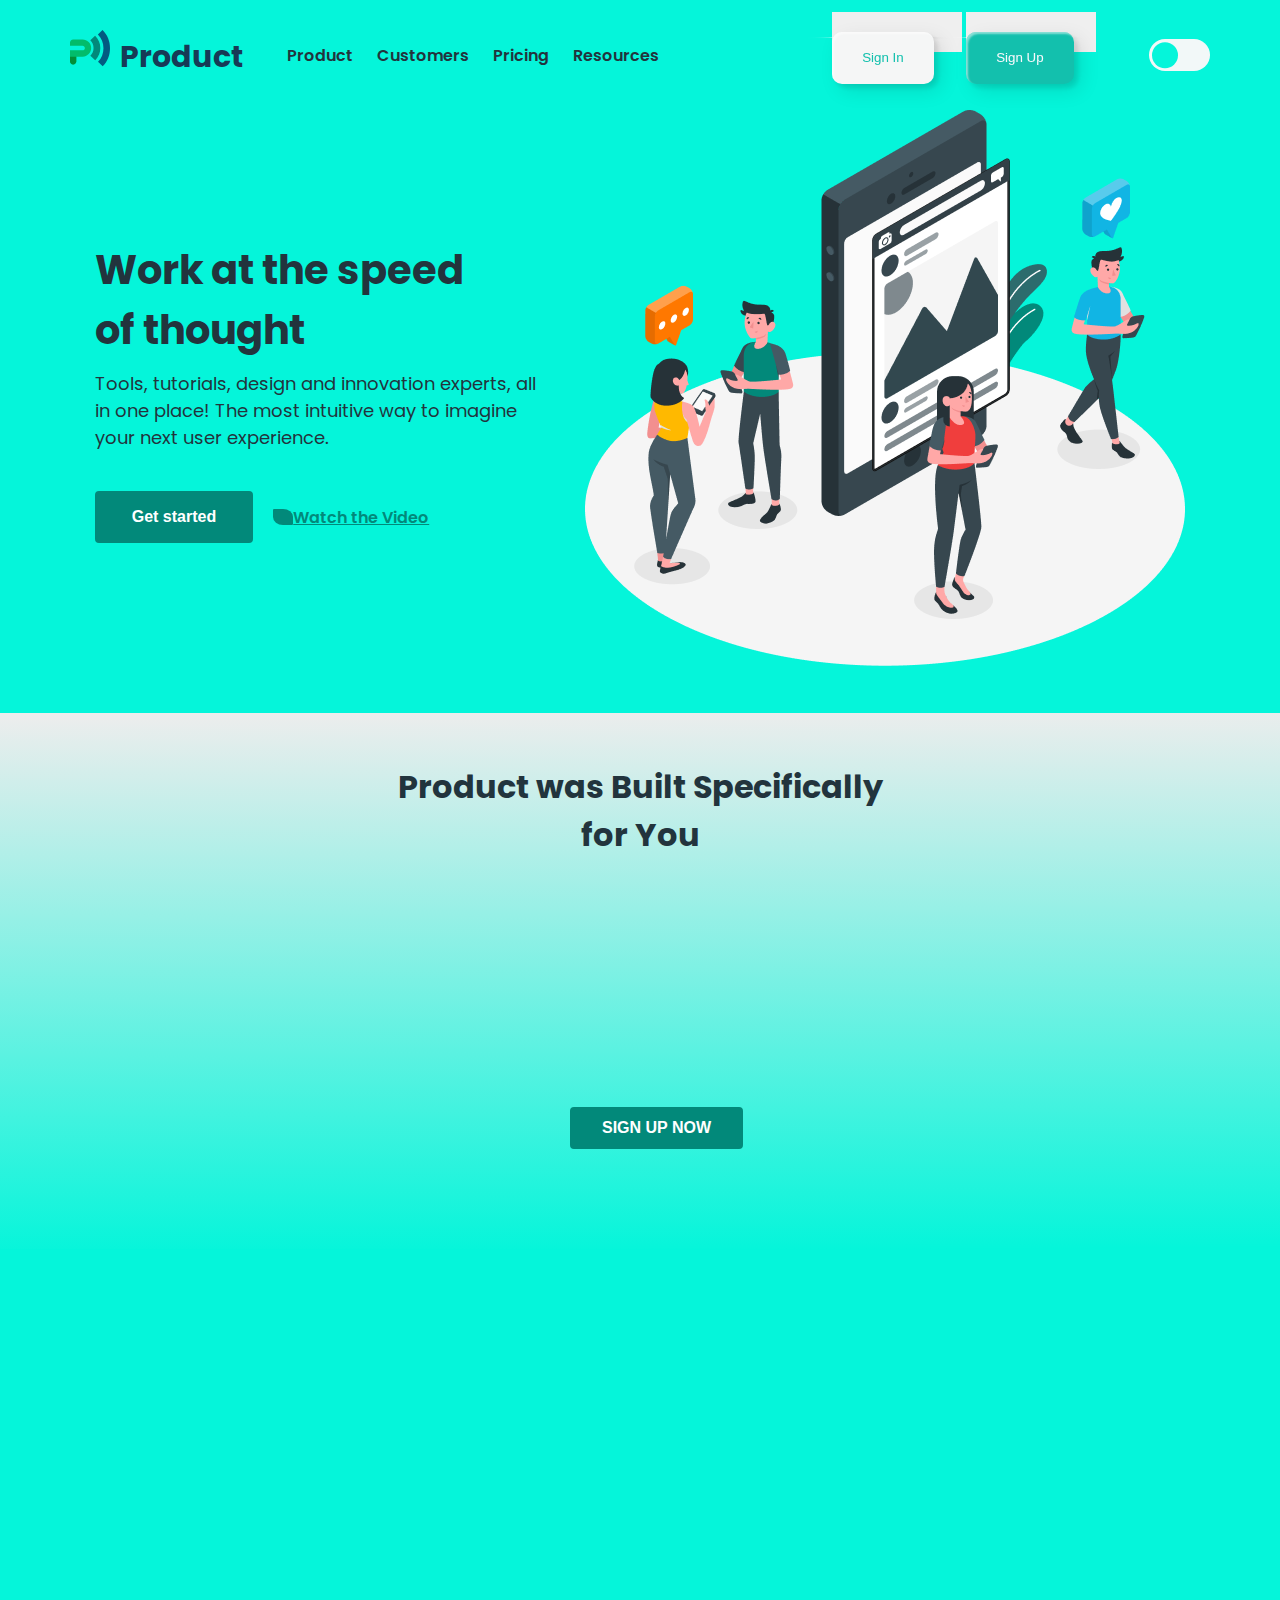
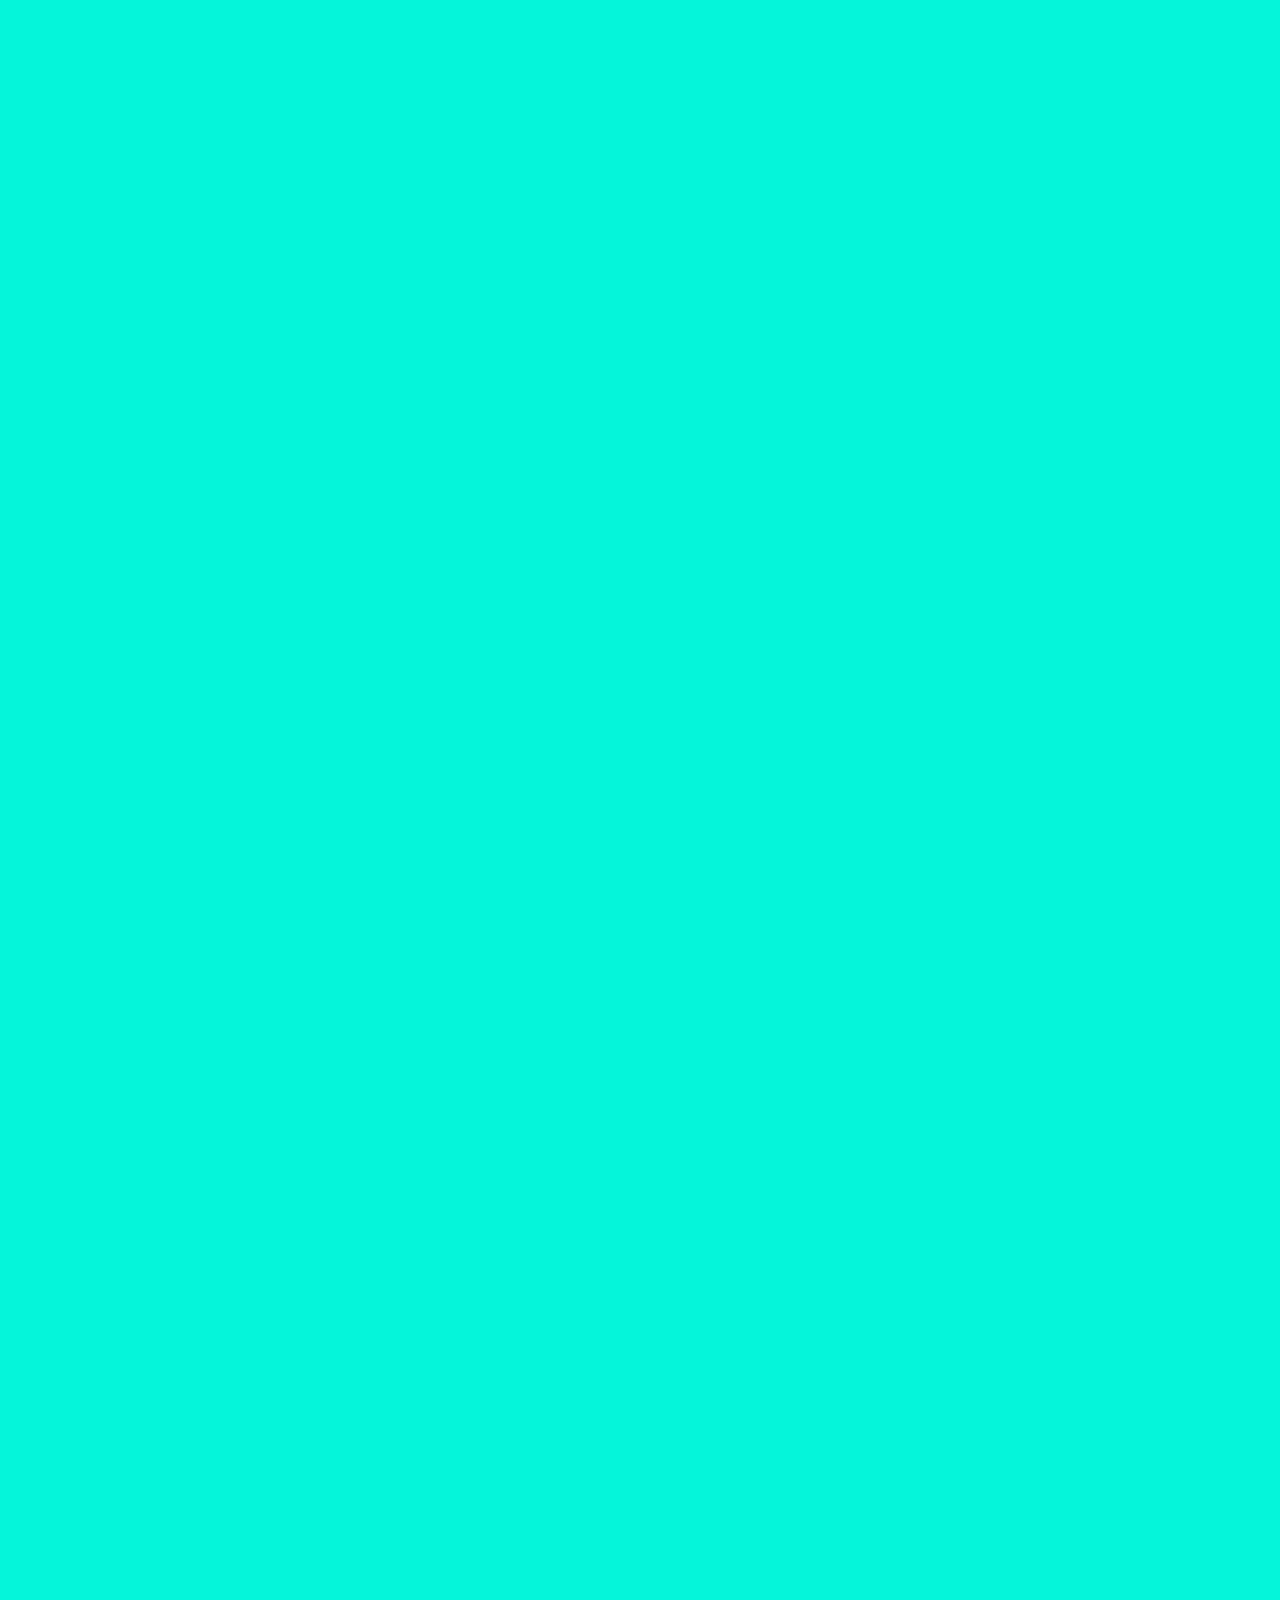
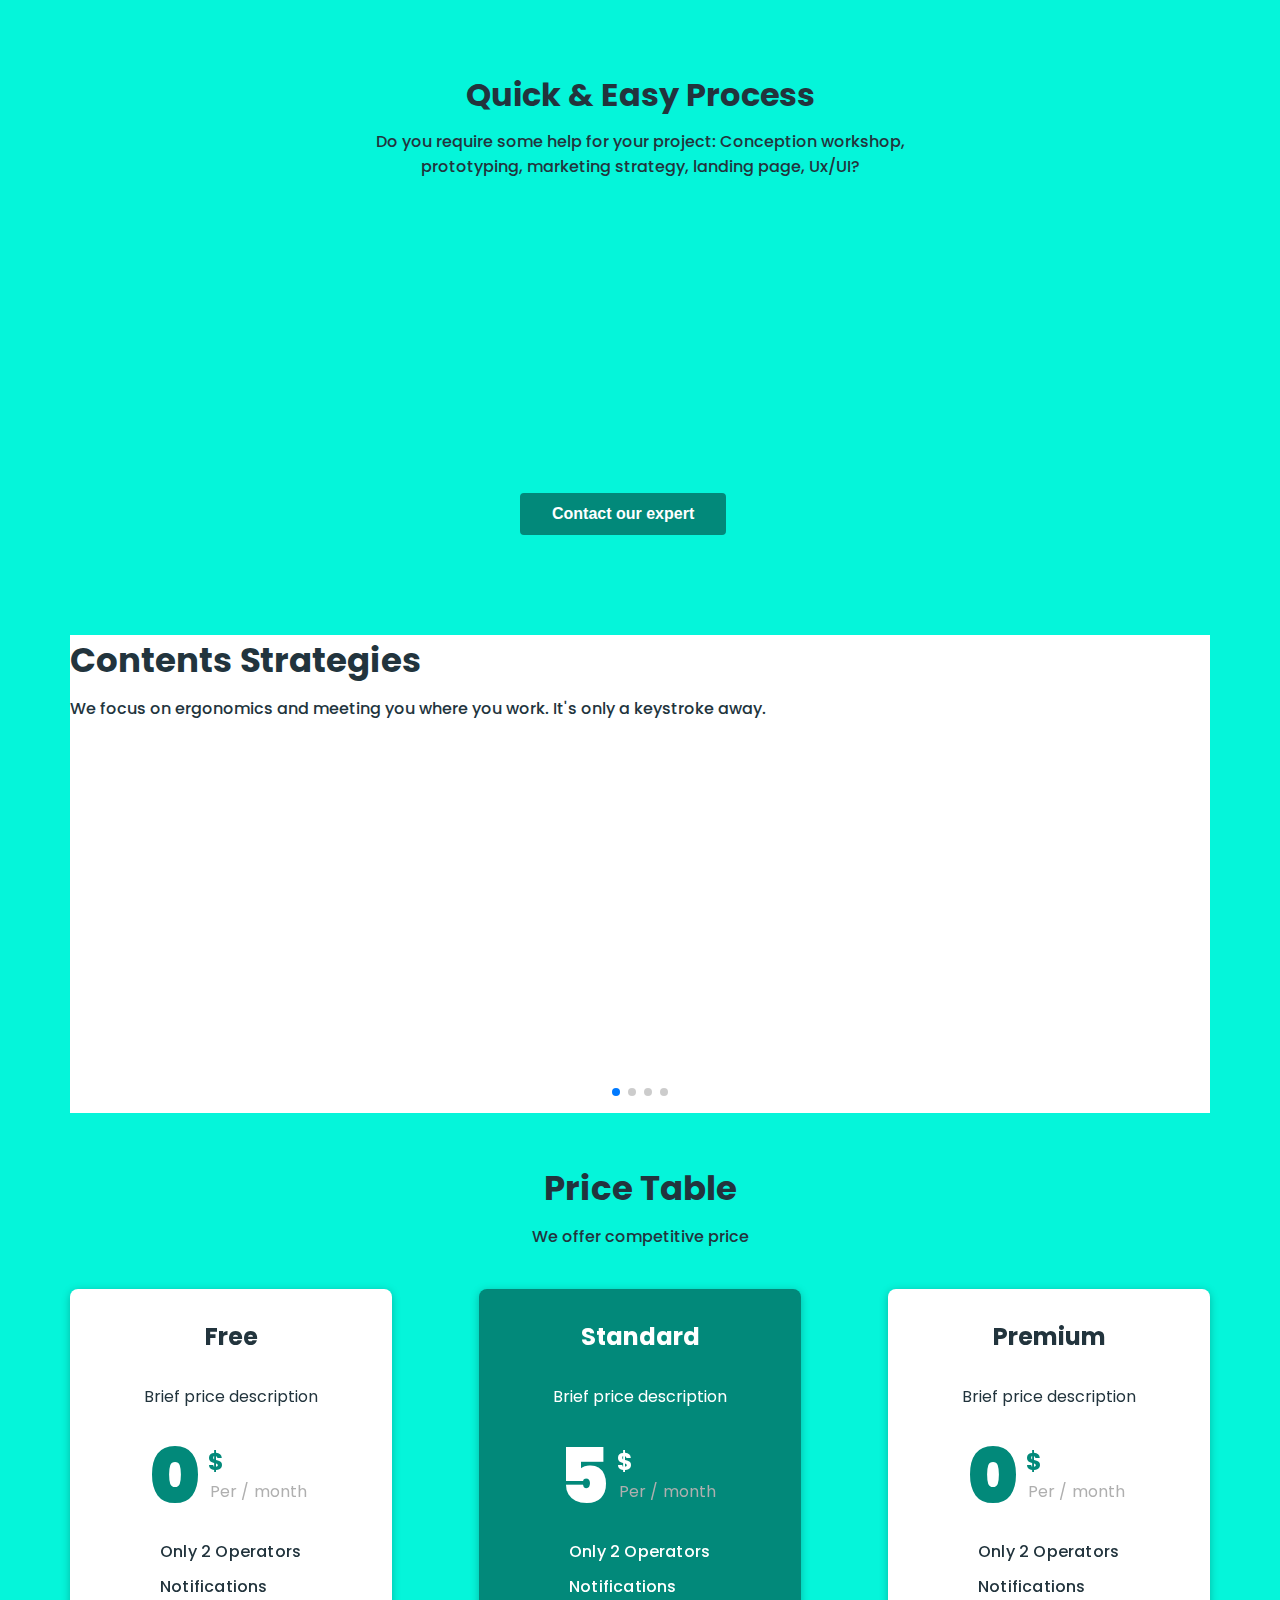
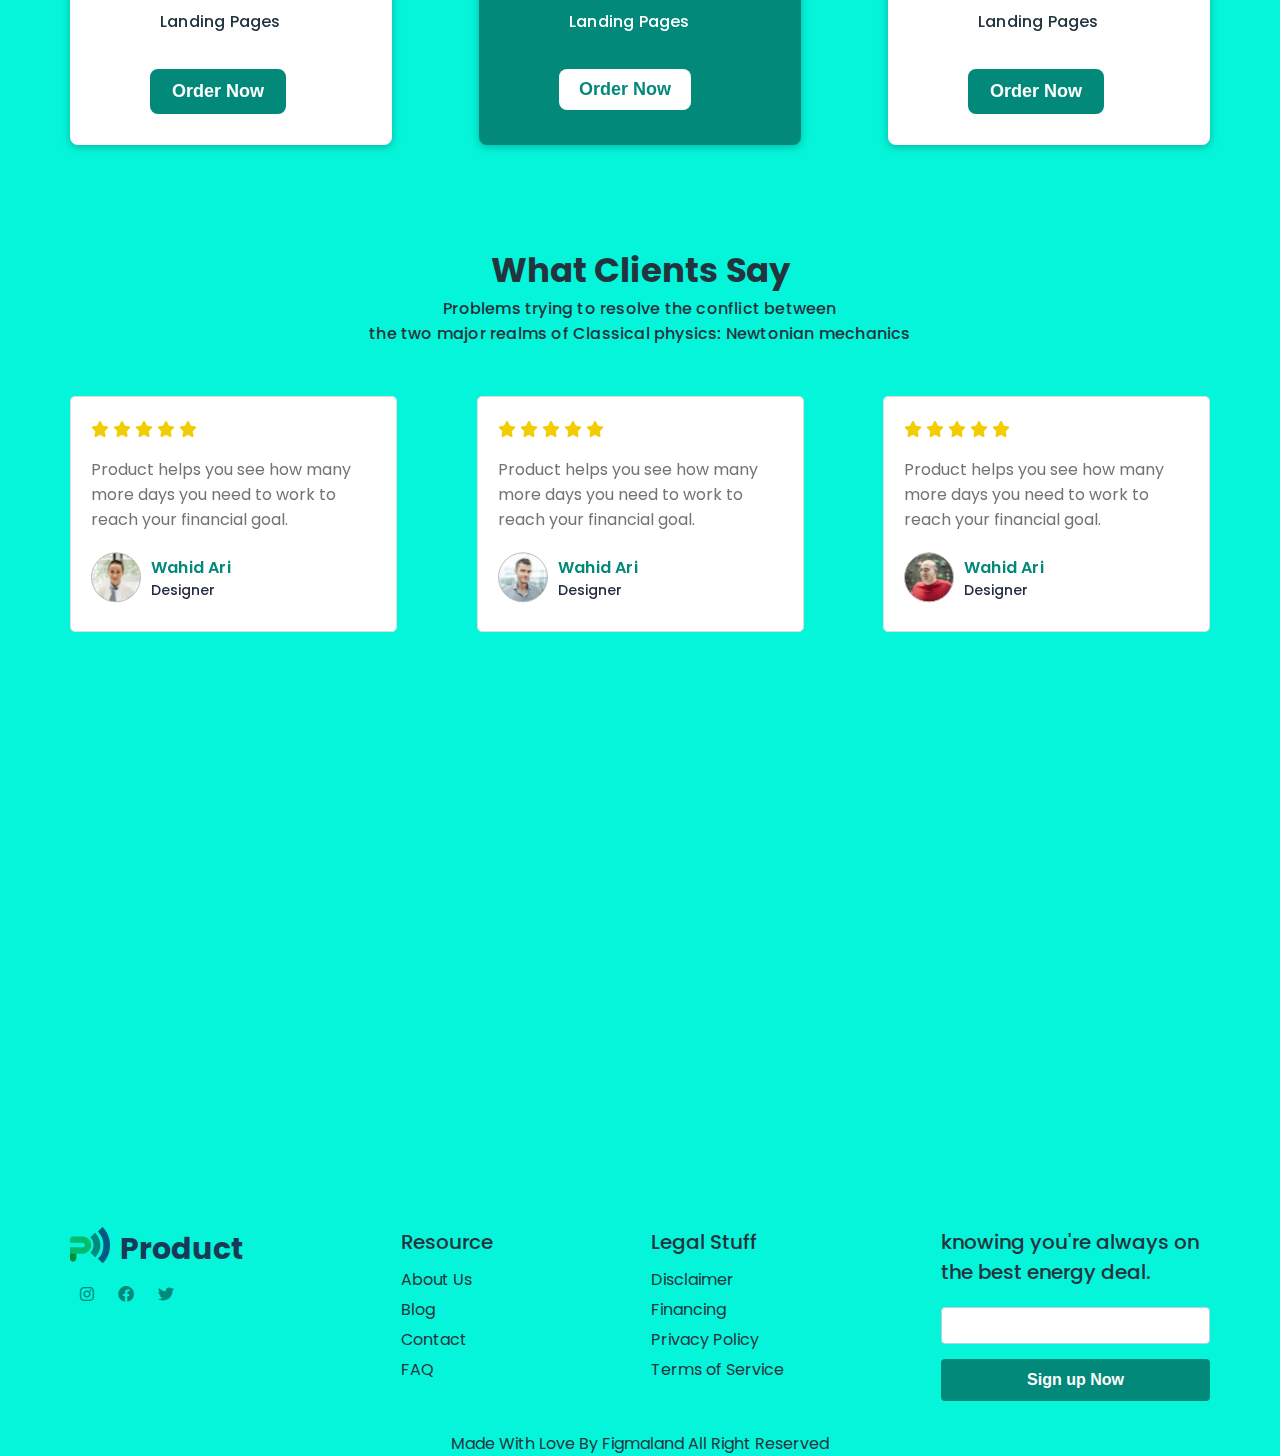
<file: index.html>
<!doctype html>
<html lang="en">
<head>
    <meta charset="UTF-8">
    <meta name="viewport" content="width=device-width, user-scalable=no, initial-scale=1.0, maximum-scale=1.0, minimum-scale=1.0">
    <meta http-equiv="X-UA-Compatible" content="ie=edge">
    <title>Product</title>
    <link rel="shortcut icon" type="image/png" href="./img/logo.svg">
    <link href="https://unpkg.com/aos@2.3.1/dist/aos.css" rel="stylesheet">
    <link rel="stylesheet" href="css/style.css">
    <link rel="stylesheet" href="css/all.css">
    <link rel="stylesheet" href="https://unpkg.com/swiper@8/swiper-bundle.min.css"/>
    <link rel="stylesheet" href="css/media.css">
    <link rel="stylesheet" href="reset.scss">
</head>
<body>
<header id="header">
    <div class="container">
        <div class="header-general">
            <div class="header-general__wrapper">
            <a href="#header">
                <div>
                    <img src="./img/logo.svg" alt="">
                </div>
                <h1 class="header-general__wrapper__logo">Product</h1>
            </a>
            </div>
            <input type="checkbox" id="toggler">
            <label for="toggler" class="header-general__label">
                <a href="#"><i class="fa-solid fa-bars"></i></a>
            </label>
            <div class="header-general__block">
<!--                <ul class="header-general__block__list">-->
                  <a href="#about" class="header-general__block__nav">Product</a>
                  <a href="#say" class="header-general__block__nav">Customers</a>
                    <a href="#table" class="header-general__block__nav">Pricing</a>
                  <a href="#customer" class="header-general__block__nav">Resources</a>
                    <div class="header-general__block__line"></div>
<!--                </ul>-->
            </div>

            <div class="frame">
                <a href="index2.html">
                    <button class="custom-btn btn-13"><span>Click!</span><span>Sign In</span></button>
                    <button class="custom-btn btn-12"><span>Click!</span><span>Sign Up</span></button>
                </a>
            </div>
            <label class="switch">
                <input class="switch__input" type="checkbox" data-theme-toggle>
                <span class="switch__slider"></span>
            </label>
        </div>
    </div>
</header>
<section id="hero">
    <div class="container">
        <div class="hero-general">
            <div>
                <h1 class="hero-general__title">Work at the speed <br>
                    of thought</h1>
                <p class="hero-general__desc">Tools, tutorials, design and innovation experts, all <br>
                    in one place! The most intuitive way to imagine <br>
                    your next user experience.</p>
                <div class="hero-general__block">
                    <button class="hero-general__block__btn">Get started</button>
                    <div class="hero-general__block__line"></div>
                    <a href=https://youtu.be/jJG7WiDsiiw>
                        <h1 class="hero-general__block__title1">Watch the Video</h1>
                    </a>
                </div>
            </div>
            <div>
                <img src="./img/amico.png" alt="">
            </div>
        </div>
    </div>
</section>
<section id="about">
    <div class="container">
        <div class="about-general">
            <h1 class="about-general__title">Product was Built Specifically <br>
                for You</h1>
            <div class="about-general__block">
                <div data-aos="fade-right"  class="about-general__block__1">
                    <a href="#" class="about-general__block__1__blocks">
                        <svg width="11" height="17" viewBox="0 0 11 17" fill="none" xmlns="http://www.w3.org/2000/svg">
                            <path d="M10.1161 9.42829L0.973214 0.285435C0.866071 0.169363 0.723214 0.115791 0.571429 0.115791C0.5 0.115791 0.419643 0.133649 0.357143 0.160435C0.142857 0.249721 0 0.455077 0 0.687221V14.1158C0 14.3479 0.142857 14.5533 0.357143 14.6426C0.419643 14.6694 0.5 14.6872 0.571429 14.6872C0.723214 14.6872 0.866071 14.6247 0.973214 14.5176L3.75893 11.7319L5.46429 15.7676C5.58929 16.0533 5.91964 16.1961 6.21429 16.0711L7.79464 15.4015C8.08036 15.2765 8.22322 14.9461 8.09822 14.6515L6.30357 10.4015H9.71429C9.94643 10.4015 10.1518 10.2586 10.2411 10.0444C10.3304 9.83901 10.2857 9.58901 10.1161 9.42829Z"
                                  fill="white"/>
                        </svg>
                    </a>
                    <h1 class="about-general__block__1__title1">First click tests</h1>
                    <p class="about-general__block__1__desc">While most people enjoy <br>
                        casino gambling.</p>
                </div>
                <div data-aos="fade-right"  class="about-general__block__1">
                    <a href="#" class="about-general__block__1__blocks1">
                        <svg width="18" height="14" viewBox="0 0 18 14" fill="none" xmlns="http://www.w3.org/2000/svg">
                            <path d="M9.48214 5.47293L10.6518 6.01758L12.3929 5.49972V4.28543C12.3929 2.22293 10.6518 0.571149 8.57143 0.571149C6.5 0.571149 4.75 2.21401 4.75 4.25865V9.79436C4.75 10.3033 4.33929 10.7051 3.83929 10.7051C3.33929 10.7051 2.92857 10.3033 2.92857 9.79436V7.45508H0C0 9.80329 0 9.83008 0 9.83008C0 11.9461 1.71429 13.6604 3.83036 13.6604C5.92857 13.6604 7.66071 11.9729 7.66071 9.88365V4.41936C7.66071 3.91936 8.07143 3.50865 8.57143 3.50865C9.07143 3.50865 9.48214 3.91936 9.48214 4.41936V5.47293ZM14.2143 7.45508V9.91044C14.2143 10.4104 13.8036 10.8122 13.3036 10.8122C12.8036 10.8122 12.3929 10.4104 12.3929 9.91044V7.49972L10.6518 8.01758L9.48214 7.47294V9.86579C9.48214 11.964 11.2054 13.6604 13.3125 13.6604C15.4286 13.6604 17.1429 11.9461 17.1429 9.83008C17.1429 9.83008 17.1429 9.80329 17.1429 7.45508H14.2143Z"
                                  fill="white"/>
                        </svg>

                    </a>
                    <h1 class="about-general__block__1__title1">Design surveys</h1>
                    <p class="about-general__block__1__desc">Sports betting, lottery and <br>
                        bingo playing for the fun</p>
                </div>
                <div data-aos="fade-left"  class="about-general__block__1">
                        <a href="#" class="about-general__block__1__blocks2">
                            <svg width="16" height="14" viewBox="0 0 16 14" fill="none" xmlns="http://www.w3.org/2000/svg">
                                <path d="M8 13.9729C8.14286 13.9729 8.28572 13.9194 8.39286 13.8122L13.9554 8.45508C14.0357 8.37472 16 6.58008 16 4.43722C16 1.82115 14.4018 0.258649 11.7321 0.258649C10.1696 0.258649 8.70536 1.49079 8 2.18722C7.29464 1.49079 5.83036 0.258649 4.26786 0.258649C1.59821 0.258649 0 1.82115 0 4.43722C0 6.58008 1.96429 8.37472 2.03571 8.43722L7.60714 13.8122C7.71429 13.9194 7.85714 13.9729 8 13.9729Z"
                                      fill="white"/>
                            </svg>
                        </a>
                        <h1 class="about-general__block__1__title1">Preference tests</h1>
                        <p class="about-general__block__1__desc">The Myspace page defines <br>
                            the individual.</p>
                    </div>
                <div data-aos="fade-left"  class="about-general__block__1">
                        <a href="#" class="about-general__block__1__blocks3">
                            <svg width="14" height="17" viewBox="0 0 14 17" fill="none" xmlns="http://www.w3.org/2000/svg">
                                <path d="M12.5714 1.25865H13.4286C13.5893 1.25865 13.7143 1.13365 13.7143 0.972935V0.401506C13.7143 0.240792 13.5893 0.115791 13.4286 0.115791H0.285714C0.125 0.115791 0 0.240792 0 0.401506V0.972935C0 1.13365 0.125 1.25865 0.285714 1.25865H1.14286C1.14286 4.56222 2.72321 6.95508 4.47321 8.11579C2.72321 9.27651 1.14286 11.6694 1.14286 14.9729H0.285714C0.125 14.9729 0 15.0979 0 15.2586V15.8301C0 15.9908 0.125 16.1158 0.285714 16.1158H13.4286C13.5893 16.1158 13.7143 15.9908 13.7143 15.8301V15.2586C13.7143 15.0979 13.5893 14.9729 13.4286 14.9729H12.5714C12.5714 11.6694 10.9911 9.27651 9.24107 8.11579C10.9911 6.95508 12.5714 4.56222 12.5714 1.25865ZM11.4286 1.25865C11.4286 2.56222 11.1339 3.71401 10.6696 4.68722H3.04464C2.58036 3.71401 2.28571 2.56222 2.28571 1.25865H11.4286ZM10.9196 12.1158H2.79464C3.45536 10.3926 4.64286 9.16936 5.83036 8.68722H7.88393C9.07143 9.16936 10.2589 10.3926 10.9196 12.1158Z"
                                      fill="white"/>
                            </svg>
                        </a>
                        <h1 class="about-general__block__1__title1">Five second tests</h1>
                        <p class="about-general__block__1__desc">Personal choices and the <br>
                            overall personality of the <br>
                            person. </p>
                    </div>
                </div>
            <button class="about-general__btn">SIGN UP NOW</button>
        </div>
    </div>
</section>
<section id="management">
    <div class="container">
        <div class="management-general">
            <div data-aos="fade-right">
                <h1 class="management-general__title">Effortless Validation for</h1>
                <h1 class="management-general__title1">Management</h1>
                <p class="management-general__desc">The Myspace page defines the individual, his or her <br>
                    characteristics, traits, personal choices and the overall
                    <br> personality of the person. </p>
                <h1 class="management-general__title2">Accessory makers</h1>
                <p class="management-general__desc1">While most people enjoy casino gambling, sports betting, <br>
                    lottery and bingo playing for the fun</p>
                <h1 class="management-general__title2">Alterationists</h1>
                <p class="management-general__desc1">If you are looking for a new way to promote your business <br>
                    that won’t cost you more money, </p>
            </div>
            <div  data-aos="fade-left" >
                <img src="./img/amico1.png" alt="">
            </div>
        </div>
    </div>
</section>
<section id="customer">
    <div class="container">
        <div class="customer-general">
            <div data-aos="fade-down-right">
                <img src="./img/amico2.png" alt="">
            </div>
            <div data-aos="fade-down-left">
                <h1 class="customer-general__title">Easier decision making for</h1>
                <h1 class="customer-general__title1">Customer Support</h1>
                <p class="customer-general__desc">The Myspace page defines the individual, his or her <br>
                    characteristics, traits, personal choices and the overall
                    <br>personality of the person. </p>
                <div class="customer-general__block">
                    <a href="#" class="customer-general__block__icon">
                        <i class="fa-solid fa-check"></i>
                    </a>
                    <a href="#" class="customer-general__block__icon1">
                        <i class="fa-solid fa-check"></i>
                    </a>
                    <a href="#" class="customer-general__block__icon2">
                        <i class="fa-solid fa-check"></i>
                    </a>
                </div>
                <div class="customer-general__description">
                    <p class="customer-general__description__desc">Never worry about overpaying for your <br> energy
                        again. </p>
                    <p class="customer-general__description__desc">We will only switch you to energy companies <br>
                        that we trust and will treat you right</p>
                    <p class="customer-general__description__desc">We track the markets daily and know where the <br>
                        savings are. </p>
                </div>
            </div>
        </div>
    </div>
</section>
<section id="collaborative">
    <div class="container">
        <div class="collaborative-general">
            <div data-aos="fade-up-right">
                <h1 class="collaborative-general__title">Optimisation for</h1>
                <h1 class="collaborative-general__title1">Collaborative</h1>
                <p class="collaborative-general__desc">Few would argue that, despite the advancements of <br>
                    feminism over the past three decades, women still face a <br>
                    double standard when it comes to their behavior.</p>
                <h1 class="collaborative-general__title2">Accessory makers</h1>
                <p class="collaborative-general__desc1">While most people enjoy casino gambling, sports betting, <br>
                    lottery and bingo playing for the fun</p>
                <h1 class="collaborative-general__title2">Alterationists</h1>
                <p class="collaborative-general__desc1">If you are looking for a new way to promote your business <br>
                    that won’t cost you more money, </p>
            </div>
            <div data-aos="fade-up-left">
                <img src="./img/amico1.png" alt="">
            </div>
        </div>
    </div>
</section>
<section id="easy">
    <div class="container">
        <div class="easy-general">
            <h1 class="easy-general__title">Quick & Easy Process</h1>
            <p class="easy-general__desc">Do you require some help for your project: Conception workshop, <br>
                prototyping, marketing strategy, landing page, Ux/UI?</p>
            <div class="easy-general__block">
                <div class="easy-general__block__item"  data-aos="zoom-in">
                    <img src="./img/Avator.png" alt="">
                    <h1 class="about-general__block__item__title">I can take care of your pitch</h1>
                </div>
                <div class="easy-general__block__item" data-aos="zoom-in-up">
                    <h1>I can take care of your pitch</h1>
                    <img src="./img/Avator2.png" alt="">
                </div>
            </div>
            <div class="easy-general__block">
                <div class="easy-general__block__item" data-aos="zoom-in">
                    <h1>I can take care of your pitch</h1>
                    <img src="./img/Avator3.png" alt="">
                </div>
                <div class="easy-general__block__item" data-aos="zoom-in-up">
                    <img src="./img/Avator4.png" alt="">
                    <h1>I can take care of your pitch</h1>
                </div>
            </div>
            <button class="easy-general__btn">Contact our expert</button>
        </div>
    </div>
</section>
<section id="contents">
    <div class="container">
        <div class="contents-general">
            <h1 class="contents-general__title">Contents Strategies</h1>
            <p class="contents-general__desc">We focus on ergonomics and meeting you where you work. It's only a
                keystroke away.</p>
            <div class="swiper mySwiper">
                <div class="swiper-wrapper"   data-aos="fade-zoom-in"
                     data-aos-easing="ease-in-back"
                     data-aos-delay="300"
                     data-aos-offset="0">
                    <div class="swiper-slide">
                        <div class="swiper-block">
                            <img src="./img/image1.png" alt="">
                            <h1 class="swiper-title">By <span class="swiper-item">Wahid Ari</span> | 03 March 2019</h1>
                            <h1 class="swiper-title1">Increasing Prosperity <br>
                                With Positive Thinking</h1>
                        </div>
                    </div>
                    <div class="swiper-slide">
                        <div class="swiper-block">
                            <img src="./img/image2.png" alt="">
                            <h1 class="swiper-title">By <span class="swiper-item">Wahid Ari</span> | 03 March 2019</h1>
                            <h1 class="swiper-title1">Motivation Is The First <br>
                                Step To Success</h1>
                        </div>
                    </div>
                    <div class="swiper-slide">
                        <div class="swiper-block">
                            <img src="./img/image3.png" alt="">
                            <h1 class="swiper-title">By <span class="swiper-item">Wahid Ari</span> | 03 March 2019</h1>
                            <h1 class="swiper-title1">Success Steps For Your <br>
                                Personal Or Business</h1>
                        </div>
                    </div>
                    <div class="swiper-slide">
                        <div class="swiper-block">
                            <img src="./img/image1.png" alt="">
                            <h1 class="swiper-title">By <span class="swiper-item">Wahid Ari</span> | 03 March 2019</h1>
                            <h1 class="swiper-title1">Increasing Prosperity <br>
                                With Positive Thinking</h1>
                        </div>
                    </div>
                    <div class="swiper-slide">
                        <div class="swiper-block">
                            <img src="./img/image2.png" alt="">
                            <h1 class="swiper-title">By <span class="swiper-item">Wahid Ari</span> | 03 March 2019</h1>
                            <h1 class="swiper-title1">Motivation Is The First <br>
                                Step To Success</h1>
                        </div>
                    </div>
                    <div class="swiper-slide">
                        <div class="swiper-block">
                            <img src="./img/image3.png" alt="">
                            <h1 class="swiper-title">By <span class="swiper-item">Wahid Ari</span> | 03 March 2019</h1>
                            <h1 class="swiper-title1">Success Steps For Your <br>
                                Personal Or Business</h1>
                        </div>
                    </div>
                </div>
                <div class="swiper-pagination"></div>
            </div>
        </div>
    </div>
</section>
<section id="table">
    <div class="container">
        <div class="table-general">
            <h1 class="table-general__table">Price Table</h1>
            <p class="table-general__desc">We offer competitive price</p>
            <div class="table-general__block">
                <div class="table-general__block__wrapper" data-tilt="" data-aos="flip-left"
                data-aos-easing="ease-out-cubic"
                data-aos-duration="2000">
                    <h1 class="table-general__block__wrapper__title">Free</h1>
                    <p class="table-general__block__wrapper__desc">Brief price description</p>
                    <h1 class="table-general__block__wrapper__title1">0</h1>
                    <h1 class="table-general__block__wrapper__title2">$</h1>
                    <p class="table-general__block__wrapper__desc1">Per / month</p>
                    <h2 class="table-general__block__wrapper__title3">Only 2 Operators</h2>
                    <h2 class="table-general__block__wrapper__title3">Notifications</h2>
                    <h2 class="table-general__block__wrapper__title3">Landing Pages</h2>
                    <button class="table-general__block__wrapper__btn">Order Now</button>
                </div>
                <div class="table-general__block__wrapper1" data-tilt="" data-aos="flip-left"
                     data-aos-easing="ease-out-cubic"
                     data-aos-duration="2000">
                    <h1 class="table-general__block__wrapper1__title">Standard</h1>
                    <p class="table-general__block__wrapper1__desc">Brief price description</p>
                    <h1 class="table-general__block__wrapper1__title1">5</h1>
                    <h1 class="table-general__block__wrapper1__title2">$</h1>
                    <p class="table-general__block__wrapper1__desc1">Per / month</p>
                    <h2 class="table-general__block__wrapper1__title3">Only 2 Operators</h2>
                    <h2 class="table-general__block__wrapper1__title3">Notifications</h2>
                    <h2 class="table-general__block__wrapper1__title3">Landing Pages</h2>
                    <button class="table-general__block__wrapper1__btn">Order Now</button>
                </div>
                <div class="table-general__block__wrapper" data-tilt=""  data-aos="flip-left"
                     data-aos-easing="ease-out-cubic"
                     data-aos-duration="2000">
                    <h1 class="table-general__block__wrapper__title">Premium</h1>
                    <p class="table-general__block__wrapper__desc">Brief price description</p>
                    <h1 class="table-general__block__wrapper__title1">0</h1>
                    <h1 class="table-general__block__wrapper__title2">$</h1>
                    <p class="table-general__block__wrapper__desc1">Per / month</p>
                    <h2 class="table-general__block__wrapper__title3">Only 2 Operators</h2>
                    <h2 class="table-general__block__wrapper__title3">Notifications</h2>
                    <h2 class="table-general__block__wrapper__title3">Landing Pages</h2>
                    <button class="table-general__block__wrapper__btn">Order Now</button>
                </div>
            </div>
        </div>
    </div>
</section>
<section id="say">
    <div class="container">
        <div class="say-general">
            <h1 class="say-general__title">What Clients Say</h1>
            <p class="say-general__desc">Problems trying to resolve the conflict between <br>
                the two major realms of Classical physics: Newtonian mechanics</p>
            <div class="say-general__block">
                <div class="say-general__block__wrapper " data-tilt=""  data-aos="flip-right"
                     data-aos-easing="ease-out-cubic"
                     data-aos-duration="2000">
                  <nav>
                      <a href="#" class="say-general__block__wrapper__stars">
                          <i class="fa-solid fa-star"></i>
                      </a>
                      <a href="#" class="say-general__block__wrapper__stars">
                          <i class="fa-solid fa-star"></i>
                      </a>
                      <a href="#" class="say-general__block__wrapper__stars">
                          <i class="fa-solid fa-star"></i>
                      </a>
                      <a href="#" class="say-general__block__wrapper__stars">
                          <i class="fa-solid fa-star"></i>
                      </a>
                      <a href="#" class="say-general__block__wrapper__stars">
                          <i class="fa-solid fa-star"></i>
                      </a>
                  </nav>
                    <p class="say-general__block__wrapper__desc">Product helps you see how many <br>
                        more days you need to work to <br>
                        reach your financial goal.</p>
                    <img src="./img/Ellipse%202.svg" alt="">
                    <h1 class="say-general__block__wrapper__title">Wahid Ari</h1>
                    <h1 class="say-general__block__wrapper__title1">Designer</h1>
                </div>
                <div class="say-general__block__wrapper" data-tilt="" data-aos="flip-right"
                     data-aos-easing="ease-out-cubic"
                     data-aos-duration="2000">
                    <nav>
                        <a href="#" class="say-general__block__wrapper__stars">
                            <i class="fa-solid fa-star"></i>
                        </a>
                        <a href="#" class="say-general__block__wrapper__stars">
                            <i class="fa-solid fa-star"></i>
                        </a>
                        <a href="#" class="say-general__block__wrapper__stars">
                            <i class="fa-solid fa-star"></i>
                        </a>
                        <a href="#" class="say-general__block__wrapper__stars">
                            <i class="fa-solid fa-star"></i>
                        </a>
                        <a href="#" class="say-general__block__wrapper__stars">
                            <i class="fa-solid fa-star"></i>
                        </a>
                    </nav>
                    <p class="say-general__block__wrapper__desc">Product helps you see how many <br>
                        more days you need to work to <br>
                        reach your financial goal.</p>
                    <img src="./img/Ellipse%203.svg" alt="">
                    <h1 class="say-general__block__wrapper__title">Wahid Ari</h1>
                    <h1 class="say-general__block__wrapper__title1">Designer</h1>
                </div>
                <div class="say-general__block__wrapper" data-tilt="" data-aos="flip-right"
                     data-aos-easing="ease-out-cubic"
                     data-aos-duration="2000">
                    <nav>
                        <a href="#" class="say-general__block__wrapper__stars">
                            <i class="fa-solid fa-star"></i>
                        </a>
                        <a href="#" class="say-general__block__wrapper__stars">
                            <i class="fa-solid fa-star"></i>
                        </a>
                        <a href="#" class="say-general__block__wrapper__stars">
                            <i class="fa-solid fa-star"></i>
                        </a>
                        <a href="#" class="say-general__block__wrapper__stars">
                            <i class="fa-solid fa-star"></i>
                        </a>
                        <a href="#" class="say-general__block__wrapper__stars">
                            <i class="fa-solid fa-star"></i>
                        </a>
                    </nav>
                    <p class="say-general__block__wrapper__desc">Product helps you see how many <br>
                        more days you need to work to <br>
                        reach your financial goal.</p>
                    <img src="./img/Ellipse%204.svg" alt="">
                    <h1 class="say-general__block__wrapper__title">Wahid Ari</h1>
                    <h1 class="say-general__block__wrapper__title1">Designer</h1>
                </div>
            </div>
        </div>
    </div>
</section>
<section id="get">
    <div class="container">
        <div class="get-general" data-aos="flip-down">
            <div>
                <h1 class="get-general__title">Join 100 Compannies who <br>
                    boost their business with <br>
                    Product</h1>
                <button class="get-general__btn">Get This</button>
            </div>
           <div>
               <img src="./img/screen.png" alt="">
           </div>

        </div>
    </div>
</section>
<footer id="footer">
    <div class="container">
        <div class="footer-general">
            <div class="footer-general__logo">
                <a href="#header">
                    <img src="./img/logo.svg" alt="">
                    <h1>Product</h1>
                </a>
                <nav>
                    <a href="https://www.instagram.com/aichurek_rahmanova/" class="footer-general__logo__icon">
                        <i class="fa-brands fa-instagram"></i>
                    </a>
                    <a href="#" class="footer-general__logo__icon">
                        <i class="fa-brands fa-facebook"></i>
                    </a>
                    <a href="#" class="footer-general__logo__icon">
                        <i class="fa-brands fa-twitter"></i>
                    </a>
                </nav>
            </div>
            <div class="footer-general__nav">
                <p class="footer-general__nav__desc">Resource</p>
                <a href="#" class="footer-general__nav__item">About Us</a>
                <a href="#" class="footer-general__nav__item">Blog</a>
                <a href="#" class="footer-general__nav__item">Contact</a>
                <a href="#" class="footer-general__nav__item">FAQ</a>
            </div>
            <div class="footer-general__block">
                <p class="footer-general__block__desc">Legal Stuff</p>
                <a href="#" class="footer-general__block__nav">Disclaimer</a>
                <a href="#" class="footer-general__block__nav">Financing</a>
                <a href="#" class="footer-general__block__nav">Privacy Policy</a>
                <a href="#" class="footer-general__block__nav">Terms of Service</a>
            </div>
            <div class="footer-general__wrapper">
                <p class="footer-general__wrapper__desc">knowing you're always on <br>
                    the best energy deal.</p>
                <label>
                    <input type="search" class="footer-general__wrapper__input">
                </label>
                <button class="footer-general__wrapper__btn">Sign up Now</button>
            </div>

        </div>
        <h1 class="title">Made With Love By Figmaland All Right Reserved</h1>
    </div>
</footer>
<!--<a href="mailto:ask@htmlbook.ru">-->
<!--    ask@htmlbook.ru-->
<!--</a>-->


<script src="https://unpkg.com/swiper@8/swiper-bundle.min.js"></script>
<script src="https://unpkg.com/aos@2.3.1/dist/aos.js"></script>
<script src="./js/script.js"></script>
<script src="./js/3d.js"></script>
<script>
    AOS.init();
</script>
</body>
</html>
</file>
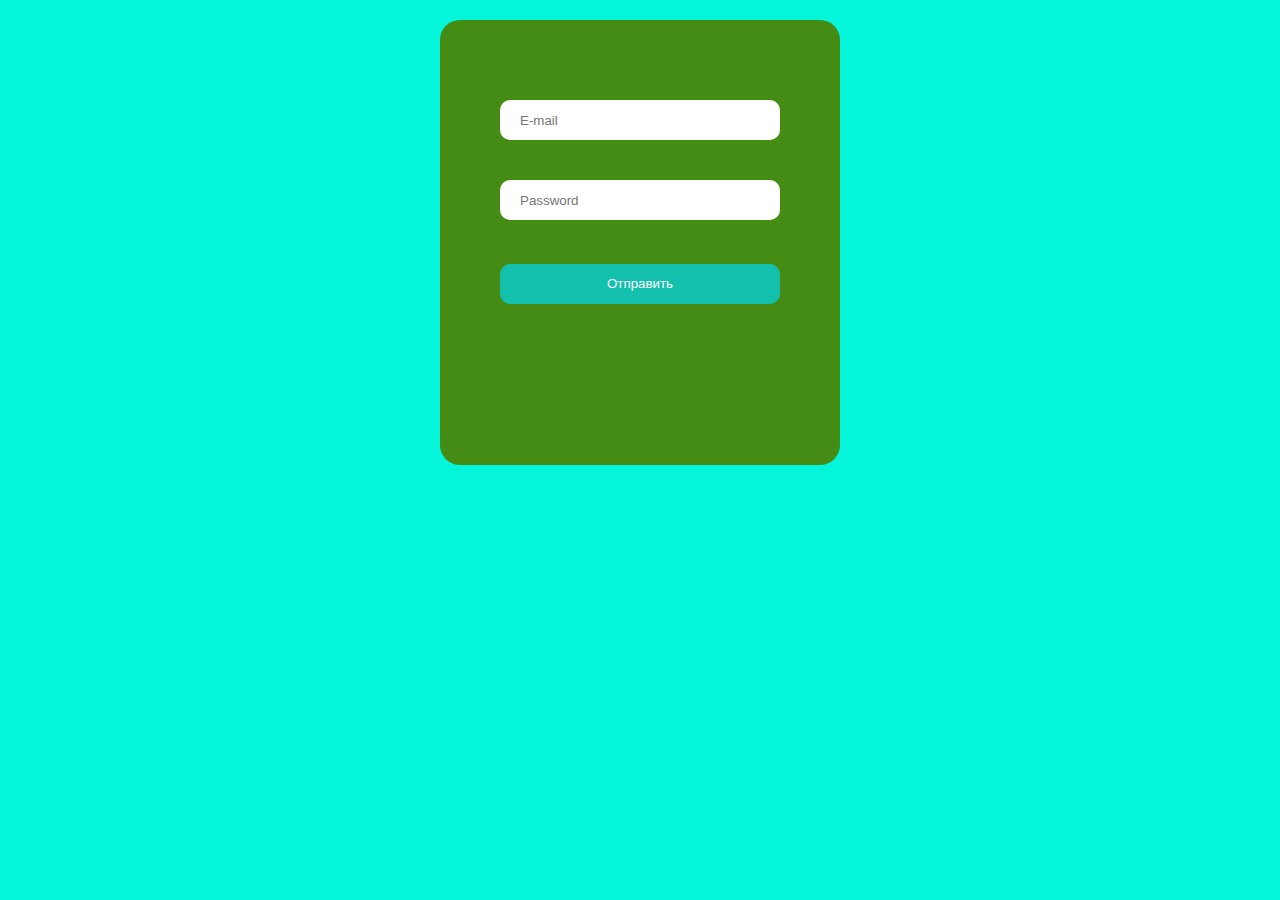
<file: index2.html>
<!doctype html>
<html lang="en">
<head>
    <meta charset="UTF-8">
    <meta name="viewport"
          content="width=device-width, user-scalable=no, initial-scale=1.0, maximum-scale=1.0, minimum-scale=1.0">
    <meta http-equiv="X-UA-Compatible" content="ie=edge">
    <title>Document</title>
    <link rel="stylesheet" href="css/style.css">

</head>
<body>
<header id="application">
    <div class="container">
        <div class="application-general">
                <div class="application-general__wrapper" data-aos="zoom-in-left">
                    <label>
                        <input type="search" placeholder="E-mail" class="application-general__wrapper__name">
                    </label>
                    <label>
                        <input type="search" placeholder="Password" class="application-general__wrapper__name2">
                    </label>
                        <a href="tel:+996 (755) 17 72 12">
                            <button class="application-general__wrapper__btn">Отправить</button>
                        </a>
            </div>
        </div>
    </div>
</header>
</body>
</html>
</file>
<file: css/style.css>
@import url("https://fonts.googleapis.com/css2?family=Poppins:wght@100;300;400;500;700;900&display=swap");
* {
  margin: 0;
  padding: 0;
}

a, a {
  text-decoration: none;
}

.container {
  width: 1140px;
  margin: 0 auto;
}

body {
  font-family: "Poppins", sans-serif;
}

#header {
  padding-top: 30px;
  margin-bottom: 30px;
}
#header .header-general {
  display: flex;
  justify-content: space-between;
  align-items: center;
}
#header .header-general #toggler,
#header .header-general .header-general__label {
  display: none;
}
#header .header-general__wrapper__logo {
  font-family: "Poppins", sans-serif;
  font-style: normal;
  font-weight: 700;
  font-size: 30px;
  color: #173A56;
  margin-left: 50px;
  margin-top: -40px;
}
#header .header-general__block__nav {
  font-family: "Poppins", sans-serif;
  font-style: normal;
  font-weight: 600;
  font-size: 16px;
  color: #22343D;
  padding: 0 10px;
  list-style: none;
}
#header .header-general__block__nav:hover {
  border-bottom: 2px solid #05f5da;
  width: 100%;
  transition: 0.5s;
}

.btn-12 {
  position: relative;
  right: 20px;
  bottom: 20px;
  border: none;
  box-shadow: none;
  width: 130px;
  height: 40px;
  line-height: 42px;
  -webkit-perspective: 230px;
  perspective: 230px;
}

.btn-12 span {
  background: #13c0ad;
  color: #f7f9fc;
  display: block;
  position: absolute;
  padding: 5px 30px;
  box-shadow: inset 2px 2px 2px 0 rgba(255, 255, 255, 0.5), 7px 7px 20px 0 rgba(0, 0, 0, 0.1), 4px 4px 5px 0 rgba(0, 0, 0, 0.1);
  border-radius: 10px;
  margin: 0;
  text-align: center;
  -webkit-box-sizing: border-box;
  -moz-box-sizing: border-box;
  box-sizing: border-box;
  -webkit-transition: all 0.3s;
  transition: all 0.3s;
}

.btn-12 span:nth-child(1) {
  box-shadow: -7px -7px 20px 0px rgba(255, 255, 255, 0.6), -4px -4px 5px 0px rgba(255, 255, 255, 0.6), 7px 7px 20px 0px rgba(0, 0, 0, 0.1333333333), 4px 4px 5px 0px rgba(0, 0, 0, 0.0666666667);
  -webkit-transform: rotateX(90deg);
  -moz-transform: rotateX(90deg);
  transform: rotateX(90deg);
  -webkit-transform-origin: 50% 50% -20px;
  -moz-transform-origin: 50% 50% -20px;
  transform-origin: 50% 50% -20px;
}

.btn-12 span:nth-child(2) {
  -webkit-transform: rotateX(0deg);
  -moz-transform: rotateX(0deg);
  transform: rotateX(0deg);
  -webkit-transform-origin: 50% 50% -20px;
  -moz-transform-origin: 50% 50% -20px;
  transform-origin: 50% 50% -20px;
}

.btn-12:hover span:nth-child(1) {
  box-shadow: inset 2px 2px 2px 0 rgba(199, 192, 192, 0.99), 7px 7px 20px 0 rgba(0, 0, 0, 0.1), 4px 4px 5px 0 rgba(0, 0, 0, 0.1);
  -webkit-transform: rotateX(0deg);
  -moz-transform: rotateX(0deg);
  transform: rotateX(0deg);
  cursor: pointer;
}

.btn-12:hover span:nth-child(2) {
  background: transparent;
  color: transparent;
  box-shadow: none;
  text-shadow: none;
  -webkit-transform: rotateX(-90deg);
  -moz-transform: rotateX(-90deg);
  transform: rotateX(-90deg);
  cursor: pointer;
}

.btn-13 {
  position: relative;
  right: 20px;
  bottom: 20px;
  border: none;
  box-shadow: none;
  width: 130px;
  height: 40px;
  line-height: 42px;
  -webkit-perspective: 230px;
  perspective: 230px;
  margin-left: 150px;
}

.btn-13 span {
  background: #f5f6f6;
  color: #13c0ad;
  display: block;
  position: absolute;
  padding: 5px 30px;
  box-shadow: inset 2px 2px 2px 0 rgba(255, 255, 255, 0.5), 7px 7px 20px 0 rgba(0, 0, 0, 0.1), 4px 4px 5px 0 rgba(0, 0, 0, 0.1);
  border-radius: 10px;
  margin: 0;
  text-align: center;
  -webkit-box-sizing: border-box;
  -moz-box-sizing: border-box;
  box-sizing: border-box;
  -webkit-transition: all 0.3s;
  transition: all 0.3s;
}

.btn-13 span:nth-child(1) {
  box-shadow: -7px -7px 20px 0px rgba(255, 255, 255, 0.6), -4px -4px 5px 0px rgba(255, 255, 255, 0.6), 7px 7px 20px 0px rgba(0, 0, 0, 0.1333333333), 4px 4px 5px 0px rgba(0, 0, 0, 0.0666666667);
  -webkit-transform: rotateX(90deg);
  -moz-transform: rotateX(90deg);
  transform: rotateX(90deg);
  -webkit-transform-origin: 50% 50% -20px;
  -moz-transform-origin: 50% 50% -20px;
  transform-origin: 50% 50% -20px;
}

.btn-12 span:nth-child(2) {
  -webkit-transform: rotateX(0deg);
  -moz-transform: rotateX(0deg);
  transform: rotateX(0deg);
  -webkit-transform-origin: 50% 50% -20px;
  -moz-transform-origin: 50% 50% -20px;
  transform-origin: 50% 50% -20px;
}

.btn-13:hover span:nth-child(1) {
  box-shadow: inset 2px 2px 2px 0 rgba(199, 192, 192, 0.99), 7px 7px 20px 0 rgba(0, 0, 0, 0.1), 4px 4px 5px 0 rgba(0, 0, 0, 0.1);
  -webkit-transform: rotateX(0deg);
  -moz-transform: rotateX(0deg);
  transform: rotateX(0deg);
  cursor: pointer;
}

.btn-13:hover span:nth-child(2) {
  background: transparent;
  color: transparent;
  box-shadow: none;
  text-shadow: none;
  -webkit-transform: rotateX(-90deg);
  -moz-transform: rotateX(-90deg);
  transform: rotateX(-90deg);
  cursor: pointer;
}

:root {
  --color-1: #05f5da;
  --color-2: #F2F8F8;
}

body {
  display: flex;
  flex-direction: column;
  align-items: center;
  justify-content: center;
  background: var(--color-1);
  transition: background 0.6s;
}

.switch {
  position: relative;
  display: inline-block;
  width: 3.8rem;
  height: 2rem;
}

.switch__input {
  opacity: 0;
  width: 0;
  height: 0;
}

.switch__slider {
  position: absolute;
  top: 0;
  left: 0;
  right: 0;
  bottom: 0;
  background: #F2F8F8;
  border-radius: 1rem;
  transition: background 0.2s;
  cursor: pointer;
}

.switch__slider::before {
  content: "";
  position: absolute;
  left: 0.2rem;
  top: 50%;
  transform: translateY(-50%);
  height: 1.6rem;
  width: 1.6rem;
  border-radius: 1.6rem;
  background: var(--color-1);
  transition: transform 0.2s, width 0.2s, background 0.2s;
}

.switch__input:checked + .switch__slider {
  background: var(--color-2);
}

.switch__input:not(:checked):active + .switch__slider::before {
  width: 2.4rem;
}

.switch__input:checked:active + .switch__slider::before {
  transform: translate(1rem, -50%);
  width: 2.4rem;
}

.switch__input:checked + .switch__slider::before {
  transform: translate(1.8rem, -50%);
}

#hero {
  margin-bottom: 40px;
}
#hero .hero-general {
  display: flex;
  justify-content: space-around;
  align-items: center;
}
#hero .hero-general__title {
  font-style: normal;
  font-weight: 700;
  font-size: 40px;
  color: #22343D;
  margin-bottom: 10px;
}
#hero .hero-general__desc {
  font-style: normal;
  font-weight: 400;
  font-size: 18px;
  color: #22343D;
  margin-bottom: 40px;
}
#hero .hero-general__block {
  display: flex;
  align-items: center;
}
#hero .hero-general__block__btn {
  font-style: normal;
  font-weight: 700;
  font-size: 16px;
  color: #FFFFFF;
  background: #02897A;
  border-radius: 4px;
  padding: 15px 35px;
  border: 2px solid #02897A;
}
#hero .hero-general__block__btn:hover {
  background: #f5f6f6;
  color: #02897A;
  transition: 0.7s;
}
#hero .hero-general__block__line {
  background: #02897A;
  border-radius: 1px 50% 1px;
  width: 20px;
  height: 16px;
  margin-left: 20px;
}
#hero .hero-general__block__title1 {
  font-style: normal;
  font-weight: 600;
  font-size: 16px;
  text-decoration-line: underline;
  color: #02897A;
}

#about {
  margin-bottom: 150px;
  width: 1348px;
  background: linear-gradient(179.59deg, #EDEDED 0.35%, rgba(255, 255, 255, 0.0001) 99.63%);
}
#about .about-general__title {
  font-style: normal;
  font-weight: 700;
  font-size: 32px;
  line-height: 48px;
  text-align: center;
  color: #22343D;
  padding-top: 50px;
  margin-bottom: 40px;
}
#about .about-general__block {
  display: flex;
  justify-content: space-around;
  align-items: center;
  margin-bottom: 50px;
}
#about .about-general__block__1__blocks {
  background: #02897A;
  border-radius: 15px;
  padding: 10px 15px;
}
#about .about-general__block__1__blocks1 {
  background: #4D8DFF;
  border-radius: 15px;
  padding: 10px 15px;
}
#about .about-general__block__1__blocks2 {
  background: #740A76;
  border-radius: 15px;
  padding: 10px 15px;
}
#about .about-general__block__1__blocks3 {
  background: #F03E3D;
  border-radius: 15px;
  padding: 10px 15px;
}
#about .about-general__block__1__title1 {
  font-style: normal;
  font-weight: 600;
  font-size: 22px;
  color: #22343D;
  margin-bottom: 5px;
  margin-top: 20px;
}
#about .about-general__block__1__desc {
  font-style: normal;
  font-weight: 400;
  font-size: 16px;
  color: #22343D;
}
#about .about-general__btn {
  font-style: normal;
  font-weight: 700;
  font-size: 16px;
  color: #FFFFFF;
  background: #02897A;
  border-radius: 4px;
  padding: 10px 30px;
  margin-left: 500px;
  margin-bottom: 100px;
  border: 2px solid #02897A;
}
#about .about-general__btn:hover {
  background: #f5f6f6;
  color: #02897A;
  transition: 0.7s;
}

#management {
  margin-bottom: 150px;
}
#management .management-general {
  display: flex;
  justify-content: space-between;
  align-items: center;
}
#management .management-general__title {
  font-style: normal;
  font-weight: 600;
  font-size: 16px;
  color: #22343D;
  margin-top: -40px;
  margin-bottom: 20px;
}
#management .management-general__title1 {
  font-weight: 700;
  font-size: 32px;
  color: #22343D;
  margin-bottom: 30px;
}
#management .management-general__desc {
  font-style: normal;
  font-weight: 400;
  font-size: 16px;
  color: #22343D;
  margin-bottom: 30px;
}
#management .management-general__desc1 {
  font-style: normal;
  font-weight: 400;
  font-size: 16px;
  color: #22343D;
  margin-bottom: 20px;
}
#management .management-general__title2 {
  font-style: normal;
  font-weight: 600;
  font-size: 16px;
  color: #22343D;
  margin-bottom: 10px;
}

#customer {
  margin-bottom: 100px;
}
#customer .customer-general {
  display: flex;
  justify-content: space-between;
  align-items: center;
}
#customer .customer-general__title {
  font-style: normal;
  font-weight: 600;
  font-size: 16px;
  color: #22343D;
  margin-bottom: 15px;
}
#customer .customer-general__title1 {
  font-style: normal;
  font-weight: 700;
  font-size: 32px;
  color: #22343D;
  margin-bottom: 20px;
}
#customer .customer-general__desc {
  font-style: normal;
  font-weight: 400;
  font-size: 16px;
  color: #22343D;
  margin-bottom: 20px;
}
#customer .customer-general__block {
  display: flex;
  flex-direction: column;
}
#customer .customer-general__block__icon {
  background: #FF9900;
  border-radius: 16px;
  color: #FFFFFF;
  padding: 15px 15px;
  width: 10px;
  height: 10px;
  margin-top: 10px;
}
#customer .customer-general__block__icon i {
  display: flex;
  justify-content: center;
}
#customer .customer-general__block__icon1 {
  background: #F03E3D;
  border-radius: 16px;
  color: #FFFFFF;
  padding: 15px 15px;
  width: 10px;
  height: 10px;
  margin-top: 10px;
}
#customer .customer-general__block__icon1 i {
  display: flex;
  justify-content: center;
}
#customer .customer-general__block__icon2 {
  background: #4D8DFF;
  border-radius: 16px;
  color: #FFFFFF;
  padding: 15px 15px;
  width: 10px;
  height: 10px;
  margin-top: 10px;
}
#customer .customer-general__block__icon2 i {
  display: flex;
  justify-content: center;
}
#customer .customer-general__description {
  margin-left: 80px;
  margin-top: -175px;
}
#customer .customer-general__description__desc {
  font-style: normal;
  font-weight: 400;
  font-size: 16px;
  color: #22343D;
  margin-bottom: 10px;
}

#collaborative {
  margin-bottom: 150px;
}
#collaborative .collaborative-general {
  display: flex;
  justify-content: space-between;
  align-items: center;
}
#collaborative .collaborative-general__title {
  font-style: normal;
  font-weight: 600;
  font-size: 16px;
  color: #22343D;
  margin-top: -40px;
  margin-bottom: 20px;
}
#collaborative .collaborative-general__title1 {
  font-weight: 700;
  font-size: 32px;
  color: #22343D;
  margin-bottom: 30px;
}
#collaborative .collaborative-general__desc {
  font-style: normal;
  font-weight: 400;
  font-size: 16px;
  color: #22343D;
  margin-bottom: 30px;
}
#collaborative .collaborative-general__desc1 {
  font-style: normal;
  font-weight: 400;
  font-size: 16px;
  color: #22343D;
  margin-bottom: 20px;
}
#collaborative .collaborative-general__title2 {
  font-style: normal;
  font-weight: 600;
  font-size: 16px;
  color: #22343D;
  margin-bottom: 10px;
}

#easy .easy-general__title {
  font-style: normal;
  font-weight: 700;
  font-size: 32px;
  text-align: center;
  color: #22343D;
  margin-bottom: 10px;
}
#easy .easy-general__desc {
  font-style: normal;
  font-weight: 500;
  font-size: 16px;
  text-align: center;
  color: #22343D;
  margin-bottom: 20px;
}
#easy .easy-general__btn {
  font-style: normal;
  font-weight: 700;
  font-size: 16px;
  color: #FFFFFF;
  background: #02897A;
  border-radius: 4px;
  padding: 10px 30px;
  border: 2px solid #02897A;
  margin-left: 450px;
  margin-bottom: 100px;
  margin-top: 30px;
}
#easy .easy-general__btn:hover {
  color: #02897A;
  background: #FFFFFF;
  transition: 0.5s;
}
#easy .easy-general__block {
  display: flex;
  justify-content: space-around;
  margin-bottom: 30px;
}
#easy .easy-general__block__item {
  display: flex;
  align-items: center;
}
#easy .easy-general__block__item h1 {
  font-style: normal;
  font-weight: 500;
  font-size: 16px;
  color: #2F281E;
  background: #FFFFFF;
  box-shadow: 0 2px 15px rgba(23, 58, 86, 0.1);
  border-radius: 26.5px;
  padding: 10px 40px;
}

#contents {
  margin-bottom: 50px;
  background: #FFFFFF;
}
#contents .contents-general__title {
  font-style: normal;
  font-weight: 700;
  font-size: 34px;
  color: #22343D;
  margin-bottom: 10px;
}
#contents .contents-general__desc {
  font-weight: 500;
  font-size: 16px;
  color: #22343D;
  margin-bottom: 30px;
}

.swiper {
  width: 100%;
  height: 100%;
}

.swiper-slide {
  text-align: center;
  font-size: 18px;
  background: #fff;
  /* Center slide text vertically */
  display: -webkit-box;
  display: -ms-flexbox;
  display: -webkit-flex;
  display: flex;
  -webkit-box-pack: center;
  -ms-flex-pack: center;
  -webkit-justify-content: center;
  justify-content: center;
  -webkit-box-align: center;
  -ms-flex-align: center;
  -webkit-align-items: center;
  align-items: center;
}

.swiper-block {
  border-radius: 8px;
  background: rgba(255, 255, 255, 0.73);
}

.swiper-slide img {
  object-fit: cover;
}

.swiper-title {
  font-weight: 300;
  font-size: 14px;
  color: rgba(26, 24, 24, 0.78);
  margin-top: 10px;
  margin-bottom: 15px;
}

.swiper-item {
  font-style: normal;
  font-weight: 400;
  font-size: 16px;
  color: #1a1818;
  margin-top: 10px;
}

.swiper-title1 {
  font-weight: 700;
  font-size: 24px;
  color: #22343D;
  margin-bottom: 50px;
}

#table {
  margin-bottom: 100px;
}
#table .table-general__table {
  font-style: normal;
  font-weight: 700;
  font-size: 34px;
  color: #22343D;
  margin-bottom: 10px;
  text-align: center;
}
#table .table-general__desc {
  font-style: normal;
  font-weight: 500;
  font-size: 16px;
  color: #22343D;
  margin-bottom: 40px;
  text-align: center;
}
#table .table-general__block {
  display: flex;
  justify-content: space-between;
  align-items: center;
}
#table .table-general__block__wrapper {
  background: #FFFFFF;
  box-shadow: 0 2px 8px rgba(0, 0, 0, 0.25);
  border-radius: 8px;
  width: 322px;
  height: 456px;
}
#table .table-general__block__wrapper__title {
  font-style: normal;
  font-weight: 700;
  font-size: 24px;
  color: #22343D;
  text-align: center;
  padding: 30px 0;
}
#table .table-general__block__wrapper__desc {
  font-weight: 400;
  font-size: 16px;
  color: #22343D;
  text-align: center;
}
#table .table-general__block__wrapper__title1 {
  font-style: normal;
  font-weight: 900;
  font-size: 76px;
  color: #02897A;
  margin-left: 80px;
  margin-top: 10px;
}
#table .table-general__block__wrapper__desc1 {
  font-weight: 400;
  font-size: 16px;
  letter-spacing: 0.1px;
  color: #AFAFAF;
  margin-left: 140px;
  margin-bottom: 30px;
}
#table .table-general__block__wrapper__title2 {
  font-weight: 700;
  font-size: 24px;
  letter-spacing: 0.1px;
  color: #02897A;
  text-align: center;
  margin-top: -90px;
  margin-left: -30px;
}
#table .table-general__block__wrapper__title3 {
  font-weight: 500;
  font-size: 16px;
  letter-spacing: 0.2px;
  color: #22343D;
  margin-left: 90px;
  padding: 5px 0;
}
#table .table-general__block__wrapper__btn {
  font-weight: 600;
  font-size: 18px;
  color: #FFFFFF;
  background: #02897A;
  border-radius: 8px;
  padding: 10px 20px;
  border: 2px solid #02897A;
  margin-left: 80px;
  margin-top: 30px;
}
#table .table-general__block__wrapper__btn:hover {
  background: #FFFFFF;
  color: #02897A;
  transition: 0.5s;
}
#table .table-general__block__wrapper1 {
  background: #02897A;
  box-shadow: 0 2px 8px rgba(0, 0, 0, 0.25);
  border-radius: 8px;
  width: 322px;
  height: 456px;
}
#table .table-general__block__wrapper1__title {
  font-style: normal;
  font-weight: 700;
  font-size: 24px;
  color: #FFFFFF;
  text-align: center;
  padding: 30px 0;
}
#table .table-general__block__wrapper1__desc {
  font-weight: 400;
  font-size: 16px;
  color: #FFFFFF;
  text-align: center;
}
#table .table-general__block__wrapper1__title1 {
  font-style: normal;
  font-weight: 900;
  font-size: 76px;
  color: #FFFFFF;
  margin-left: 80px;
  margin-top: 10px;
}
#table .table-general__block__wrapper1__desc1 {
  font-weight: 400;
  font-size: 16px;
  letter-spacing: 0.1px;
  color: #AFAFAF;
  margin-left: 140px;
  margin-bottom: 30px;
}
#table .table-general__block__wrapper1__title2 {
  font-weight: 700;
  font-size: 24px;
  letter-spacing: 0.1px;
  color: #FFFFFF;
  text-align: center;
  margin-top: -90px;
  margin-left: -30px;
}
#table .table-general__block__wrapper1__title3 {
  font-weight: 500;
  font-size: 16px;
  letter-spacing: 0.2px;
  color: #FFFFFF;
  margin-left: 90px;
  padding: 5px 0;
}
#table .table-general__block__wrapper1__btn {
  font-weight: 600;
  font-size: 18px;
  color: #02897A;
  background: #FFFFFF;
  border-radius: 8px;
  padding: 10px 20px;
  border: none;
  margin-left: 80px;
  margin-top: 30px;
}

#say {
  margin-bottom: 100px;
}
#say .say-general__title {
  font-style: normal;
  font-weight: 700;
  font-size: 34px;
  color: #22343D;
  text-align: center;
}
#say .say-general__desc {
  font-style: normal;
  font-weight: 500;
  font-size: 16px;
  text-align: center;
  letter-spacing: 0.2px;
  color: #22343D;
  margin-bottom: 50px;
}
#say .say-general__block {
  display: flex;
  justify-content: space-between;
  align-items: center;
}
#say .say-general__block__wrapper {
  background: #FFFFFF;
  border: 1px solid #DEDEDE;
  box-sizing: border-box;
  border-radius: 5px;
  width: 327px;
  height: 236px;
}
#say .say-general__block__wrapper nav {
  padding-top: 20px;
  margin-bottom: 15px;
  margin-left: 20px;
}
#say .say-general__block__wrapper img {
  margin-left: 20px;
}
#say .say-general__block__wrapper__stars {
  color: #F3CD03;
}
#say .say-general__block__wrapper__desc {
  font-weight: 400;
  font-size: 16px;
  color: #737373;
  margin-left: 20px;
  margin-bottom: 20px;
}
#say .say-general__block__wrapper__title {
  font-weight: 600;
  font-size: 16px;
  letter-spacing: 0.2px;
  color: #02897A;
  margin-left: 80px;
  margin-top: -55px;
}
#say .say-general__block__wrapper__title1 {
  font-weight: 500;
  font-size: 14px;
  color: #252B42;
  margin-left: 80px;
}

#get {
  margin-bottom: 150px;
}
#get .get-general {
  width: 968px;
  height: 345px;
  background: #02897A;
  border-radius: 32px;
  display: flex;
  justify-content: space-around;
  align-items: center;
  margin-left: 80px;
}
#get .get-general__title {
  font-weight: 600;
  font-size: 32px;
  color: #FFFFFF;
}
#get .get-general__btn {
  font-style: normal;
  font-weight: 600;
  font-size: 20px;
  color: #02897A;
  background: #FFFFFF;
  border-radius: 8px;
  border: 2px solid #f5f6f6;
  padding: 10px 30px;
}
#get .get-general__btn:hover {
  background: #02897A;
  color: #f5f6f6;
  transition: 0.5s;
}

#footer .title {
  font-weight: 400;
  font-size: 16px;
  color: #22343D;
  text-align: center;
}
#footer .footer-general {
  display: flex;
  justify-content: space-between;
  margin-bottom: 30px;
}
#footer .footer-general__logo h1 {
  font-style: normal;
  font-weight: 700;
  font-size: 30px;
  color: #173A56;
  margin-left: 50px;
  margin-top: -45px;
  margin-bottom: 10px;
}
#footer .footer-general__logo__icon {
  width: 25px;
  height: 20px;
  padding: 0 10px;
  color: #02897A;
}
#footer .footer-general__nav__desc {
  font-style: normal;
  font-weight: 500;
  font-size: 20px;
  color: #22343D;
  margin-bottom: 10px;
}
#footer .footer-general__nav__item {
  display: flex;
  flex-direction: column;
  font-style: normal;
  font-weight: 400;
  font-size: 16px;
  color: #22343D;
  margin-top: 5px;
}
#footer .footer-general__nav__item:hover {
  border-bottom: 2px solid #05f5da;
  width: 100%;
  transition: 0.5s;
}
#footer .footer-general__block__desc {
  font-weight: 500;
  font-size: 20px;
  color: #22343D;
  margin-bottom: 10px;
}
#footer .footer-general__block__nav {
  display: flex;
  flex-direction: column;
  font-weight: 400;
  font-size: 16px;
  color: #22343D;
  margin-top: 5px;
}
#footer .footer-general__block__nav:hover {
  border-bottom: 2px solid #05f5da;
  width: 100%;
  transition: 0.5s;
}
#footer .footer-general__wrapper {
  display: flex;
  flex-direction: column;
}
#footer .footer-general__wrapper__desc {
  font-style: normal;
  font-weight: 500;
  font-size: 20px;
  color: #22343D;
  margin-bottom: 20px;
}
#footer .footer-general__wrapper input {
  margin-bottom: 15px;
  padding: 10px 45px;
  border: 1px solid #BCD0E5;
  box-sizing: border-box;
  border-radius: 4px;
}
#footer .footer-general__wrapper__btn {
  font-weight: 700;
  font-size: 16px;
  text-align: center;
  color: #FFFFFF;
  background: #02897A;
  border-radius: 4px;
  padding: 10px 25px;
  border: 2px solid #02897A;
}
#footer .footer-general__wrapper__btn:hover {
  background: #FFFFFF;
  color: #02897A;
  transition: 0.5s;
}

#application .application-general {
  display: flex;
  justify-content: center;
}
#application .application-general__wrapper {
  width: 400px;
  height: 445px;
  background: rgb(68, 140, 20);
  border-radius: 20px;
  margin: 20px 0;
  display: flex;
  flex-direction: column;
  align-items: center;
}
#application .application-general__wrapper__name {
  width: 280px;
  height: 40px;
  background: #FFFFFF;
  border-radius: 10px;
  border: none;
  margin-top: 80px;
  outline: none;
  padding: 0 20px;
  margin-bottom: 40px;
}
#application .application-general__wrapper__name2 {
  width: 280px;
  height: 40px;
  background: #FFFFFF;
  border-radius: 10px;
  border: none;
  outline: none;
  padding: 0 20px;
  margin-bottom: 50px;
}
#application .application-general__wrapper__btn {
  width: 280px;
  height: 40px;
  background: #13c0ad;
  border-radius: 10px;
  border: none;
  color: #FFFFFF;
  margin: -7px 25px;
}
#application .application-general__wrapper__btn:hover {
  background: #FFFFFF;
  transition: 0.5s;
  border: 2px solid #05f5da;
  color: #05f5da;
}

/*# sourceMappingURL=style.css.map */
</file>
<file: css/media.css>
@media (max-width: 1200px) {
  .container {
    width: 90%;
    border: 1px solid #2F281E;
  }
}
@media (max-width: 1024px) {
  #header .header-general__wrapper__logo {
    font-size: 21px;
  }

  #header .header-general__block__nav {
    font-size: 13px;
  }

  #header .header-general__block {
    display: flex;
  }

  #header .header-general .btn-13 {
    width: 103px;
    height: 0;
    right: -6px;
  }

  #header .header-general .btn-12 {
    width: 109px;
    height: 0;
    right: -26px;
    bottom: 45px;
  }

  #hero .hero-general img {
    width: 550px;
    height: 450px;
  }

  #hero .hero-general__title {
    font-size: 37px;
  }

  #hero .hero-general__desc {
    font-size: 16px;
  }

  #about .about-general__block__1__title1 {
    font-size: 18px;
  }

  #about .about-general__block__1__desc {
    font-size: 13px;
  }

  #about .about-general__block__1 {
    padding: 0 50px;
  }

  #about .about-general__block {
    padding: 0 70px;
  }

  #management .management-general img {
    width: 500px;
    height: 400px;
  }

  #management .management-general__title1 {
    font-size: 29px;
  }

  #management .management-general__desc {
    font-style: normal;
    font-weight: 400;
    font-size: 14px;
  }

  #management .management-general__title2 {
    font-style: normal;
    font-weight: 600;
    font-size: 14px;
  }

  #management .management-general__desc1 {
    font-size: 14px;
  }

  #customer .customer-general img {
    width: 480px;
    height: 400px;
  }

  #customer .customer-general__title {
    font-size: 14px;
  }

  #customer .customer-general__title1 {
    font-size: 30px;
  }

  #customer .customer-general__desc {
    font-size: 14px;
  }

  #customer .customer-general__description__desc {
    font-size: 13px;
  }

  #customer .customer-general__block__icon2 {
    margin-top: 29px;
  }

  #customer .customer-general__block__icon1 {
    margin-top: 26px;
  }

  #customer .customer-general__block__icon {
    margin-top: 23px;
    margin-bottom: 8px;
  }

  #customer .customer-general__description {
    margin-top: -189px;
  }

  #collaborative .collaborative-general img {
    width: 500px;
    height: 400px;
  }

  #collaborative .collaborative-general__title1 {
    font-size: 29px;
  }

  #collaborative .collaborative-general__desc {
    font-style: normal;
    font-weight: 400;
    font-size: 14px;
  }

  #collaborative .collaborative-general__title2 {
    font-style: normal;
    font-weight: 600;
    font-size: 14px;
  }

  #collaborative .collaborative-general__desc1 {
    font-size: 14px;
  }

  #easy .easy-general__block__item h1 {
    font-size: 12px;
  }

  #easy .easy-general__btn {
    margin-left: 372px;
  }

  .swiper-title {
    font-weight: 300;
    font-size: 12px;
    color: rgba(26, 24, 24, 0.78);
    margin-top: 10px;
    margin-bottom: 15px;
  }

  .swiper-block img {
    width: 310px;
  }

  .swiper-title1 {
    font-size: 21px;
  }

  #table .table-general__block__wrapper1 {
    width: 240px;
    height: 350px;
  }

  #table .table-general__block__wrapper {
    width: 240px;
    height: 350px;
  }

  #table .table-general__block__wrapper__title {
    font-size: 18px;
    padding: 13px 0;
  }

  #table .table-general__block__wrapper__desc {
    font-size: 13px;
  }

  #table .table-general__block__wrapper__title1 {
    font-size: 66px;
    margin-left: 58px;
  }

  #table .table-general__block__wrapper__title2 {
    font-size: 20px;
    margin-left: 22px;
    margin-top: -76px;
  }

  #table .table-general__block__wrapper__desc1 {
    font-size: 11px;
    margin-left: 114px;
  }

  #table .table-general__block__wrapper__title3 {
    font-size: 13px;
    margin-left: 66px;
  }

  #table .table-general__block__wrapper__btn {
    font-size: 14px;
    margin-left: 56px;
    margin-top: 22px;
  }

  #table .table-general__block__wrapper1__title {
    font-size: 18px;
    padding: 13px 0;
  }

  #table .table-general__block__wrapper1__desc {
    font-size: 13px;
  }

  #table .table-general__block__wrapper1__title1 {
    font-size: 66px;
    margin-left: 58px;
  }

  #table .table-general__block__wrapper1__title2 {
    font-size: 20px;
    margin-left: 22px;
    margin-top: -76px;
  }

  #table .table-general__block__wrapper1__desc1 {
    font-size: 11px;
    margin-left: 114px;
  }

  #table .table-general__block__wrapper1__title3 {
    font-size: 13px;
    margin-left: 66px;
  }

  #table .table-general__block__wrapper1__btn {
    font-size: 14px;
    margin-left: 56px;
    margin-top: 22px;
  }

  #table {
    margin-bottom: 100px;
    display: contents;
  }

  #say {
    margin-top: 125px;
  }

  #say .say-general__block__wrapper {
    width: 285px;
    height: 228px;
    margin-left: 40px;
  }

  #say .say-general__block__wrapper__desc {
    font-size: 14px;
  }

  #say .say-general__block__wrapper__title {
    font-size: 14px;
  }

  #say .say-general__block__wrapper__title1 {
    font-size: 12px;
  }

  #get .get-general {
    width: 953px;
    height: 333px;
    margin-left: -76px;
  }

  #footer .footer-general {
    display: flex;
    justify-content: space-between;
    margin: 0 137px;
  }

  #footer .footer-general__logo {
    margin-left: -120px;
  }

  #footer .footer-general__nav {
    margin-left: 30px;
  }

  #footer .footer-general__block {
    margin-left: 60px;
  }

  #footer .footer-general__wrapper {
    margin-left: 73px;
  }

  #footer .title {
    margin-top: 28px;
  }

  #easy .easy-general__block__item {
    margin-left: 69px;
  }

  #easy .easy-general__block__item {
    margin-left: 108px;
  }

  #easy .easy-general__block__item h1 {
    margin-left: 14px;
  }
}
@media screen and (max-width: 768px) {
  #hero .hero-general__block {
    margin-bottom: 50px;
  }

  #hero .hero-general {
    display: flex;
    flex-direction: column;
  }

  #about .about-general__title {
    font-size: 28px;
  }

  #management .management-general {
    flex-direction: column;
    justify-content: center;
  }

  #customer .customer-general {
    justify-content: center;
    flex-direction: column;
  }

  #collaborative .collaborative-general {
    display: flex;
    justify-content: center;
    align-items: center;
    flex-direction: column;
  }

  #easy .easy-general__block {
    display: flex;
    flex-direction: column;
    justify-content: center;
    margin-left: -31px;
  }

  #easy .easy-general__btn {
    margin-left: 111px;
  }

  #table .table-general__block {
    display: flex;
    justify-content: center;
    align-items: center;
    flex-direction: column;
  }

  #table .table-general__block__wrapper {
    margin-top: 30px;
  }

  #table .table-general__block__wrapper1 {
    margin-top: 30px;
  }

  #say .say-general__block {
    justify-content: center;
    flex-direction: column;
  }

  #say .say-general__block__wrapper {
    margin-top: 30px;
  }

  #get .get-general {
    width: 690px;
    height: 323px;
  }

  #get .get-general img {
    width: 380px;
    height: 280px;
  }

  #get .get-general__title {
    font-size: 22px;
  }

  #get .get-general__btn {
    font-size: 13px;
    margin-top: 10px;
  }

  #footer .footer-general__logo h1 {
    font-size: 22px;
  }

  #footer .footer-general__nav__desc {
    font-size: 17px;
  }

  #footer .footer-general__nav__item {
    font-size: 13px;
  }

  #footer .footer-general__block__desc {
    font-weight: 500;
    font-size: 16px;
  }

  #footer .footer-general__block__nav {
    font-size: 13px;
  }

  #footer .footer-general__wrapper__desc {
    font-size: 17px;
  }

  #footer .footer-general__wrapper input {
    padding: 8px 35px;
  }

  #footer .footer-general__wrapper__btn {
    font-size: 12px;
    padding: 8px 15px;
  }

  #footer .footer-general__logo {
    margin-left: -35px;
  }

  #footer .title {
    font-size: 14px;
  }

  #header .header-general__block {
    display: none;
  }
}
@media (max-width: 576px) {
  #get .get-general {
    width: 523px;
    height: 316px;
    margin-left: -40px;
  }

  #get .get-general img {
    width: 322px;
    height: 252px;
  }

  #get .get-general__title {
    font-size: 15px;
  }

  #get .get-general__btn {
    font-size: 10px;
    margin-top: 10px;
  }

  #footer .footer-general__block {
    margin-left: -239px;
    margin-top: 169px;
  }

  #footer .footer-general__wrapper {
    margin-left: 73px;
    margin-top: 170px;
  }

  #footer .footer-general__block__desc {
    font-size: 13px;
  }

  #customer .customer-general__description__desc {
    margin-top: 20px;
  }

  #about .about-general__block {
    display: flex;
    flex-direction: column;
  }

  #about .about-general__block__1__desc {
    margin-bottom: 31px;
  }

  #about .about-general__block__1__desc {
    margin-bottom: 48px;
  }

  #about .about-general__block__1__blocks2 {
    margin-left: 44px;
  }

  #about .about-general__block__1__blocks1 {
    margin-left: 40px;
  }

  #about .about-general__block__1__blocks {
    margin-left: 40px;
  }

  #about .about-general__block__1__blocks3 {
    margin-left: 47px;
  }

  #about .about-general__btn {
    margin-left: 520px;
  }

  #hero .hero-general img {
    width: 529px;
    height: 429px;
  }

  #customer .customer-general img {
    margin-bottom: 40px;
  }
}

/*# sourceMappingURL=media.css.map */
</file>
